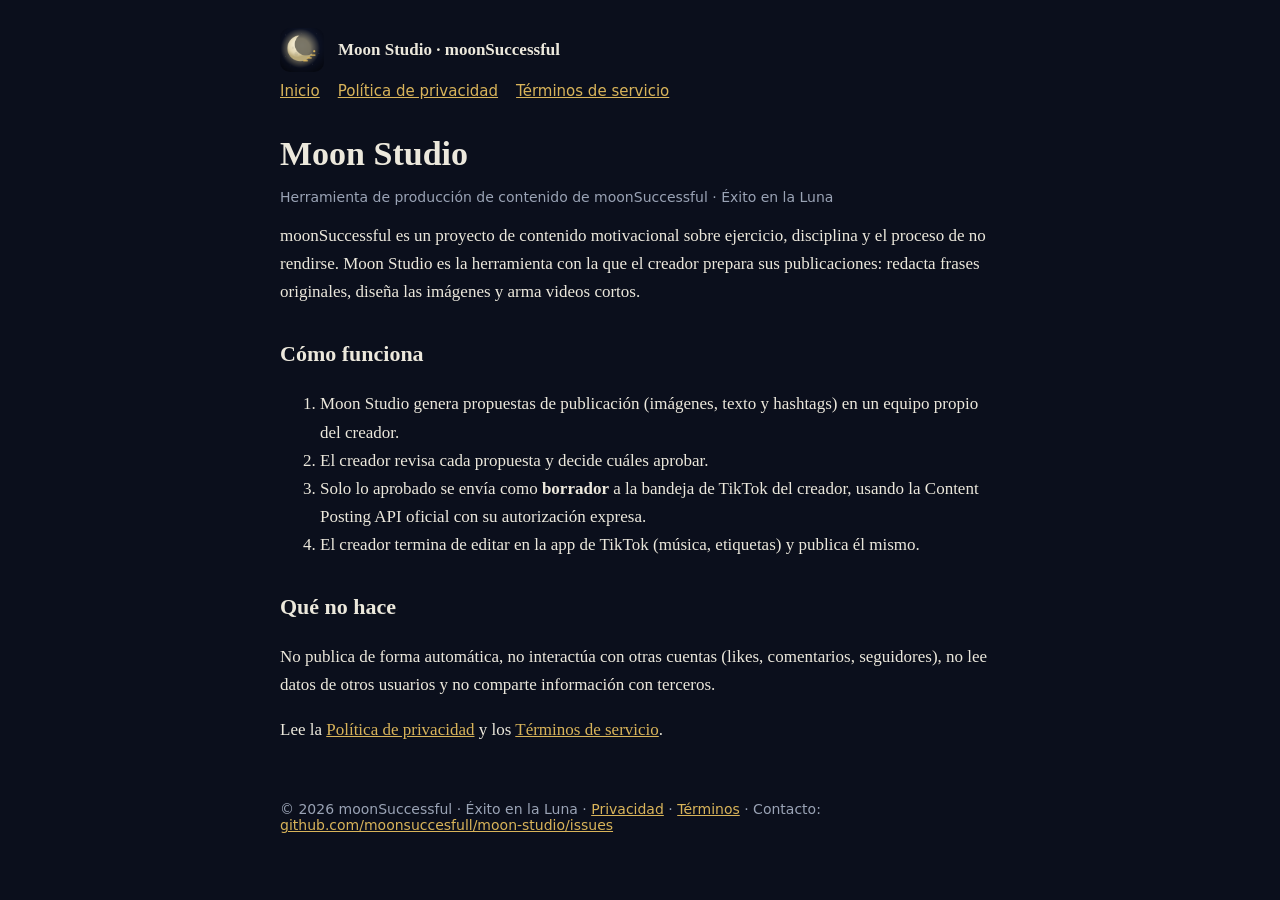
<file: index.html>
<!doctype html><html lang="es"><head><meta charset="utf-8"><meta name="viewport" content="width=device-width,initial-scale=1"><title>Moon Studio — moonSuccessful</title><link rel="stylesheet" href="estilo.css"><link rel="icon" href="icono.png"></head><body><header><img src="icono.png" alt=""><a href="index.html">Moon Studio · moonSuccessful</a></header>
<nav><a href="index.html">Inicio</a><a href="privacidad.html">Política de privacidad</a><a href="terminos.html">Términos de servicio</a></nav><main>
<h1>Moon Studio</h1>
<p class="mut">Herramienta de producción de contenido de moonSuccessful · Éxito en la Luna</p>
<p>moonSuccessful es un proyecto de contenido motivacional sobre ejercicio, disciplina y el proceso de no rendirse. Moon Studio es la herramienta con la que el creador prepara sus publicaciones: redacta frases originales, diseña las imágenes y arma videos cortos.</p>
<h2>Cómo funciona</h2>
<ol>
<li>Moon Studio genera propuestas de publicación (imágenes, texto y hashtags) en un equipo propio del creador.</li>
<li>El creador revisa cada propuesta y decide cuáles aprobar.</li>
<li>Solo lo aprobado se envía como <b>borrador</b> a la bandeja de TikTok del creador, usando la Content Posting API oficial con su autorización expresa.</li>
<li>El creador termina de editar en la app de TikTok (música, etiquetas) y publica él mismo.</li>
</ol>
<h2>Qué no hace</h2>
<p>No publica de forma automática, no interactúa con otras cuentas (likes, comentarios, seguidores), no lee datos de otros usuarios y no comparte información con terceros.</p>
<p>Lee la <a href="privacidad.html" style="color:var(--oro)">Política de privacidad</a> y los <a href="terminos.html" style="color:var(--oro)">Términos de servicio</a>.</p></main><footer>© 2026 moonSuccessful · Éxito en la Luna · <a href="privacidad.html">Privacidad</a> · <a href="terminos.html">Términos</a> · Contacto: <a href="https://github.com/moonsuccesfull/moon-studio/issues">github.com/moonsuccesfull/moon-studio/issues</a></footer></body></html>
</file>
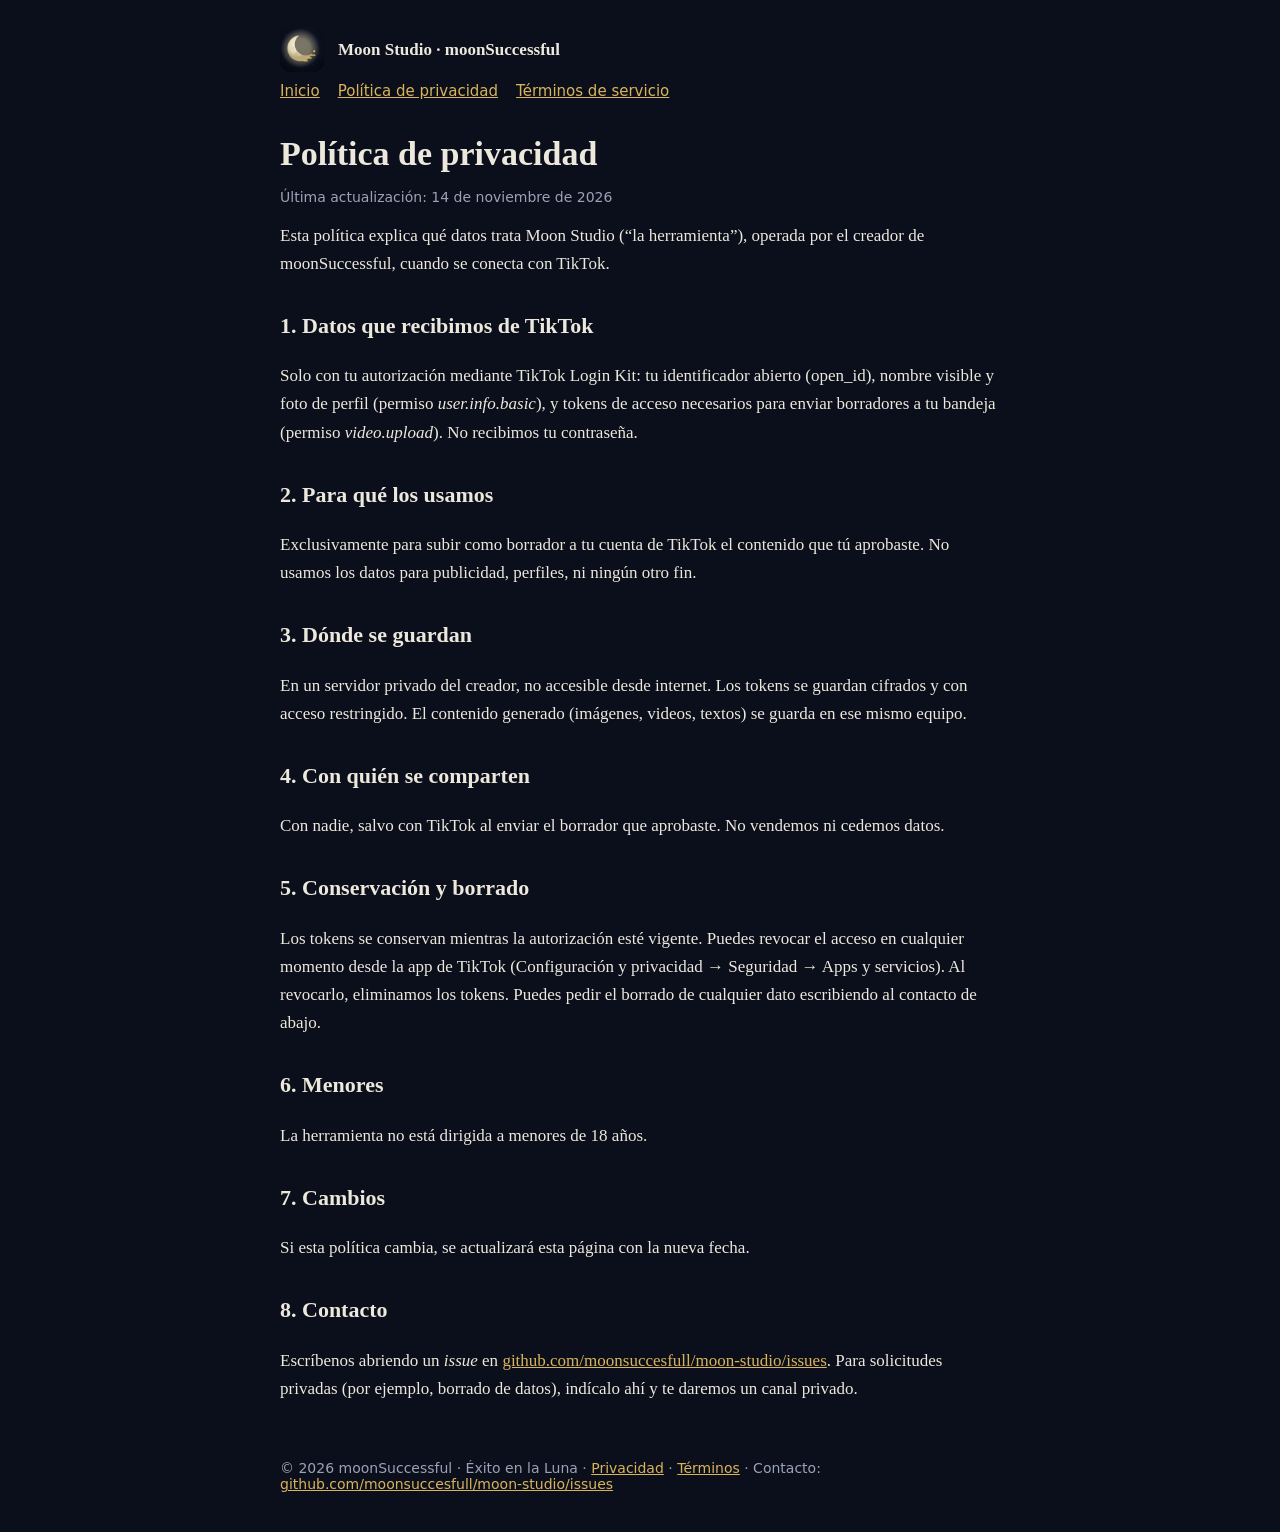
<file: privacidad.html>
<!doctype html><html lang="es"><head><meta charset="utf-8"><meta name="viewport" content="width=device-width,initial-scale=1"><title>Política de privacidad — Moon Studio</title><link rel="stylesheet" href="estilo.css"><link rel="icon" href="icono.png"></head><body><header><img src="icono.png" alt=""><a href="index.html">Moon Studio · moonSuccessful</a></header>
<nav><a href="index.html">Inicio</a><a href="privacidad.html">Política de privacidad</a><a href="terminos.html">Términos de servicio</a></nav><main>
<h1>Política de privacidad</h1><p class="mut">Última actualización: 14 de noviembre de 2026</p>
<p>Esta política explica qué datos trata Moon Studio (“la herramienta”), operada por el creador de moonSuccessful, cuando se conecta con TikTok.</p>
<h2>1. Datos que recibimos de TikTok</h2>
<p>Solo con tu autorización mediante TikTok Login Kit: tu identificador abierto (open_id), nombre visible y foto de perfil (permiso <i>user.info.basic</i>), y tokens de acceso necesarios para enviar borradores a tu bandeja (permiso <i>video.upload</i>). No recibimos tu contraseña.</p>
<h2>2. Para qué los usamos</h2>
<p>Exclusivamente para subir como borrador a tu cuenta de TikTok el contenido que tú aprobaste. No usamos los datos para publicidad, perfiles, ni ningún otro fin.</p>
<h2>3. Dónde se guardan</h2>
<p>En un servidor privado del creador, no accesible desde internet. Los tokens se guardan cifrados y con acceso restringido. El contenido generado (imágenes, videos, textos) se guarda en ese mismo equipo.</p>
<h2>4. Con quién se comparten</h2>
<p>Con nadie, salvo con TikTok al enviar el borrador que aprobaste. No vendemos ni cedemos datos.</p>
<h2>5. Conservación y borrado</h2>
<p>Los tokens se conservan mientras la autorización esté vigente. Puedes revocar el acceso en cualquier momento desde la app de TikTok (Configuración y privacidad → Seguridad → Apps y servicios). Al revocarlo, eliminamos los tokens. Puedes pedir el borrado de cualquier dato escribiendo al contacto de abajo.</p>
<h2>6. Menores</h2><p>La herramienta no está dirigida a menores de 18 años.</p>
<h2>7. Cambios</h2><p>Si esta política cambia, se actualizará esta página con la nueva fecha.</p>
<h2>8. Contacto</h2><p>Escríbenos abriendo un <i>issue</i> en <a href="https://github.com/moonsuccesfull/moon-studio/issues" style="color:var(--oro)">github.com/moonsuccesfull/moon-studio/issues</a>. Para solicitudes privadas (por ejemplo, borrado de datos), indícalo ahí y te daremos un canal privado.</p></main><footer>© 2026 moonSuccessful · Éxito en la Luna · <a href="privacidad.html">Privacidad</a> · <a href="terminos.html">Términos</a> · Contacto: <a href="https://github.com/moonsuccesfull/moon-studio/issues">github.com/moonsuccesfull/moon-studio/issues</a></footer></body></html>
</file>
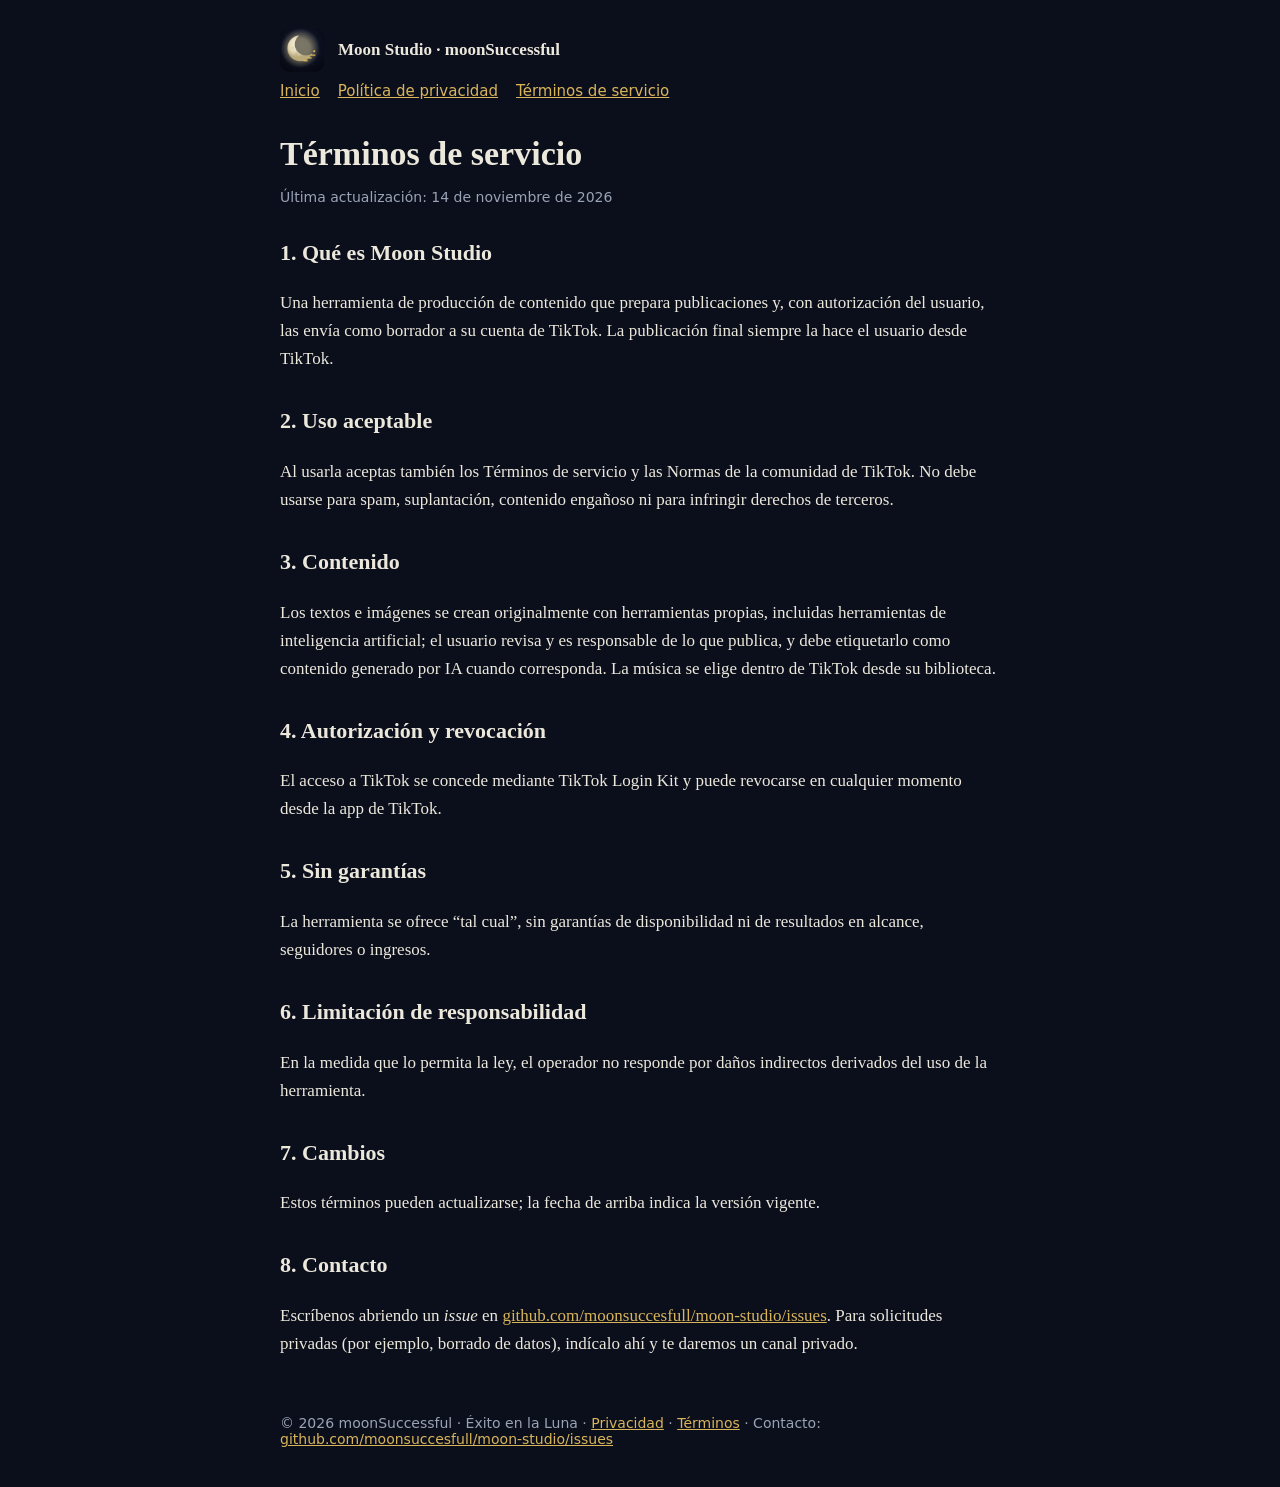
<file: terminos.html>
<!doctype html><html lang="es"><head><meta charset="utf-8"><meta name="viewport" content="width=device-width,initial-scale=1"><title>Términos de servicio — Moon Studio</title><link rel="stylesheet" href="estilo.css"><link rel="icon" href="icono.png"></head><body><header><img src="icono.png" alt=""><a href="index.html">Moon Studio · moonSuccessful</a></header>
<nav><a href="index.html">Inicio</a><a href="privacidad.html">Política de privacidad</a><a href="terminos.html">Términos de servicio</a></nav><main>
<h1>Términos de servicio</h1><p class="mut">Última actualización: 14 de noviembre de 2026</p>
<h2>1. Qué es Moon Studio</h2>
<p>Una herramienta de producción de contenido que prepara publicaciones y, con autorización del usuario, las envía como borrador a su cuenta de TikTok. La publicación final siempre la hace el usuario desde TikTok.</p>
<h2>2. Uso aceptable</h2>
<p>Al usarla aceptas también los Términos de servicio y las Normas de la comunidad de TikTok. No debe usarse para spam, suplantación, contenido engañoso ni para infringir derechos de terceros.</p>
<h2>3. Contenido</h2>
<p>Los textos e imágenes se crean originalmente con herramientas propias, incluidas herramientas de inteligencia artificial; el usuario revisa y es responsable de lo que publica, y debe etiquetarlo como contenido generado por IA cuando corresponda. La música se elige dentro de TikTok desde su biblioteca.</p>
<h2>4. Autorización y revocación</h2>
<p>El acceso a TikTok se concede mediante TikTok Login Kit y puede revocarse en cualquier momento desde la app de TikTok.</p>
<h2>5. Sin garantías</h2>
<p>La herramienta se ofrece “tal cual”, sin garantías de disponibilidad ni de resultados en alcance, seguidores o ingresos.</p>
<h2>6. Limitación de responsabilidad</h2>
<p>En la medida que lo permita la ley, el operador no responde por daños indirectos derivados del uso de la herramienta.</p>
<h2>7. Cambios</h2><p>Estos términos pueden actualizarse; la fecha de arriba indica la versión vigente.</p>
<h2>8. Contacto</h2><p>Escríbenos abriendo un <i>issue</i> en <a href="https://github.com/moonsuccesfull/moon-studio/issues" style="color:var(--oro)">github.com/moonsuccesfull/moon-studio/issues</a>. Para solicitudes privadas (por ejemplo, borrado de datos), indícalo ahí y te daremos un canal privado.</p></main><footer>© 2026 moonSuccessful · Éxito en la Luna · <a href="privacidad.html">Privacidad</a> · <a href="terminos.html">Términos</a> · Contacto: <a href="https://github.com/moonsuccesfull/moon-studio/issues">github.com/moonsuccesfull/moon-studio/issues</a></footer></body></html>
</file>
<file: estilo.css>
:root{--bg:#0b0f1c;--fg:#ece8dc;--mut:#9aa3b5;--oro:#d9b45a}
*{box-sizing:border-box}body{margin:0;background:var(--bg);color:var(--fg);font:17px/1.65 Georgia,'Times New Roman',serif}
header,main,footer{max-width:760px;margin:0 auto;padding:0 20px}
header{padding-top:28px;display:flex;align-items:center;gap:14px}header img{width:44px;height:44px;border-radius:10px}
header a{color:var(--fg);text-decoration:none;font-weight:700}
nav{max-width:760px;margin:10px auto 0;padding:0 20px;display:flex;gap:18px;flex-wrap:wrap;font:15px system-ui,sans-serif}
nav a,footer a{color:var(--oro)}h1{font-size:34px;line-height:1.2;margin:34px 0 8px}h2{font-size:22px;margin-top:30px}
.mut{color:var(--mut);font:14px system-ui,sans-serif}footer{padding:40px 20px;color:var(--mut);font:14px system-ui,sans-serif}
</file>
